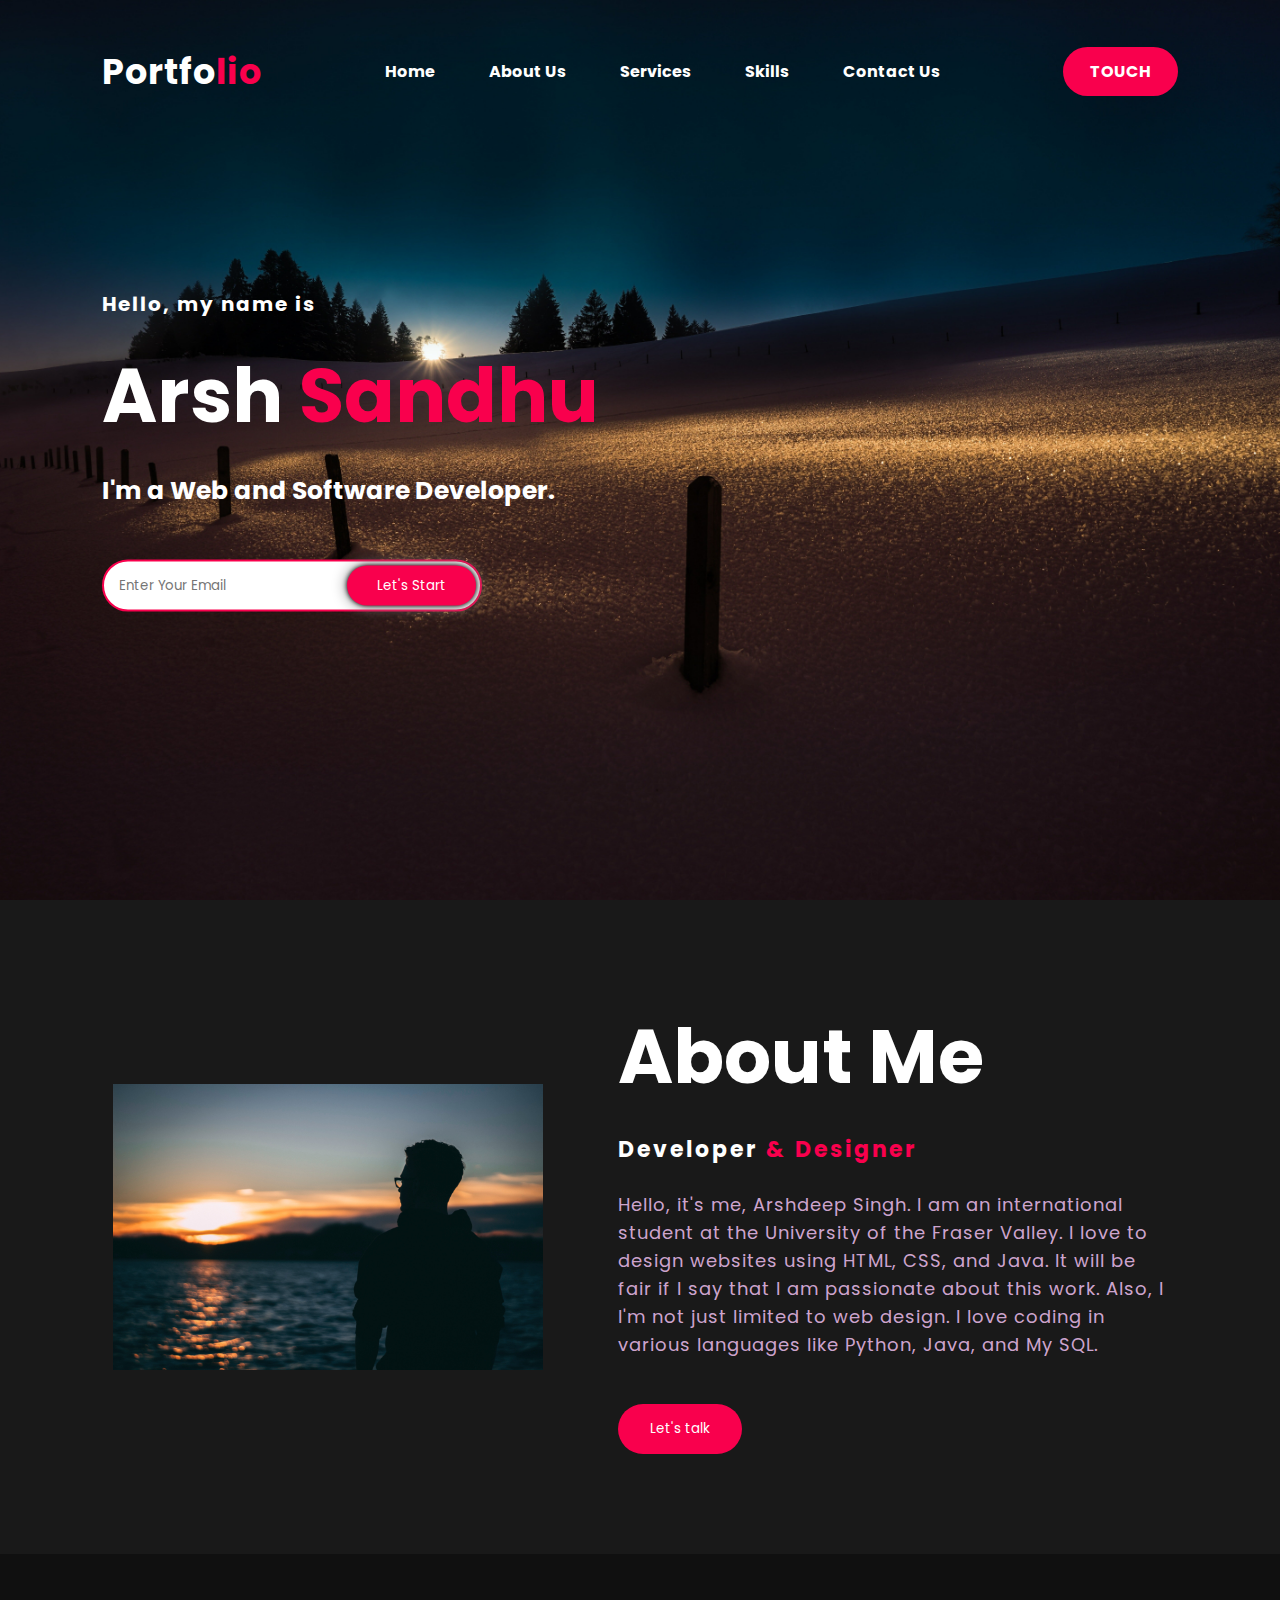
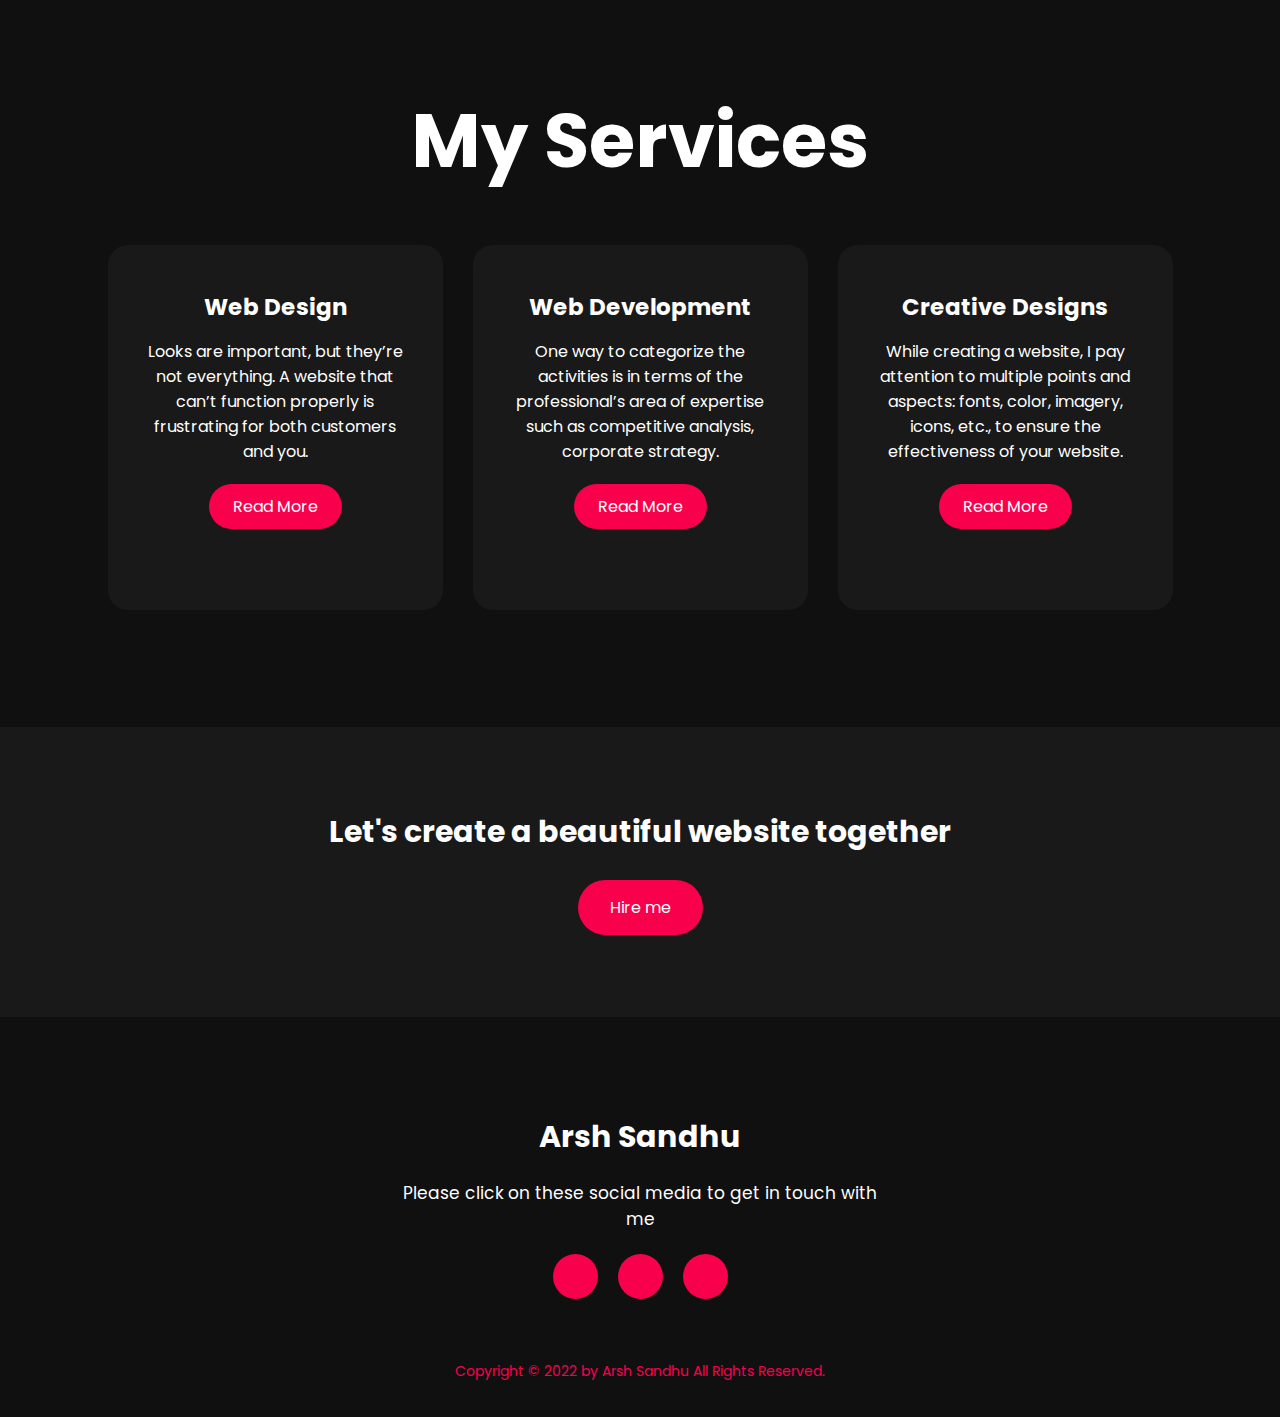
<file: Portfolio_2/index.html>
<!DOCTYPE html>
<html>
<head>
	
	<title>Portfolio Website</title>

	<link rel="stylesheet" type="text/css" href="css/style.css">

  <link rel="preconnect" href="https://fonts.googleapis.com">
  <link rel="preconnect" href="https://fonts.gstatic.com" crossorigin>
  <link href="https://fonts.googleapis.com/css2?family=Poppins:wght@300;400;500;600;700;800;900&display=swap" rel="stylesheet">
  <link rel="stylesheet" href="https://cdnjs.cloudflare.com/ajax/libs/font-awesome/6.2.0/css/all.min.css" integrity="sha512-xh6O/CkQoPOWDdYTDqeRdPCVd1SpvCA9XXcUnZS2FmJNp1coAFzvtCN9BmamE+4aHK8yyUHUSCcJHgXloTyT2A==" crossorigin="anonymous" referrerpolicy="no-referrer" />
</head>
<body>
    <div class= "hero">
        <nav>
            <h2 class = "logo">Portfo<span>lio</span></h2>
            <ul>
                <li><a href="">Home</a></li>
                <li><a href="">About Us</a></li>
                <li><a href="">Services</a></li>
                <li><a href="">Skills</a></li>
                <li><a href="">Contact Us</a></li>
             
            </ul>
            <a href="https://wa.link/wxp4ar" class="btn">TOUCH</a>
        </nav>
  
     <div class="content">
        <h4>Hello, my name is</h4>
        <h1>Arsh <span>Sandhu</span></h1>
        <h3>I'm a Web and Software Developer.</h3>

      <div class="letter">
        <form>
            <input type="email" name="email" id = "Sarshdp@gmail.com" placeholder="Enter Your Email">
            <input type="submit" name="submit" value="Let's Start">
        </form>
      </div>
     </div>   
    </div>
    <section class="about">
        <div class="main">
            <img src="img/background1.jpg">
            <div class="about-text">
                <h2>About Me</h2>
                <h5>Developer <span>& Designer</span></h5>
                <p>Hello, it's me, Arshdeep Singh. I am an international student at the University of the Fraser Valley. I love to
                    design websites using HTML, CSS, and Java. It will be fair if I say that I am passionate about this work. Also, I
                    I'm not just limited to web design. I love coding in various languages like Python, Java, and My SQL.
                </p>
                     <button type= "button">Let's talk</button>
            </div>
        </div>
           
       
    </section>
    <div class="service">
        <div class="title">
            <h2>My Services</h2>
        </div>
        <div class="box">
            <div class="card">
            <i class="fas fa-bars"></i>
            <h5>Web Design</h5>
              <div class="pra">
                <p>Looks are important, but they’re not everything. A website that can’t function properly is frustrating for both customers and you.</p>
                  
                    <p style = "text-align: center;">
                        <a class="button" href="#">Read More</a>
                    </p>
              </div>
            </div>
            <div class="card">
                <i class="far fa-user"></i>   
                <h5>Web Development</h5>
                  <div class="pra">
                    <p>One way to categorize the activities is in terms of the professional’s area of expertise such as competitive analysis, corporate strategy.</p>
                     
                        <p style = "text-align: center;">
                            <a class="button" href="#">Read More</a>
                        </p>
                  </div>
                </div>
                <div class="card">
                     <i class="fa-regular fa-bell"></i>
                    <h5>Creative Designs</h5>
                      <div class="pra">
                        <p>While creating a website, I pay attention to multiple points and aspects: fonts, color, imagery, icons, etc., to ensure the effectiveness of your website.</p>
                          
                            <p style = "text-align: center;">
                                <a class="button" href="#">Read More</a>
                            </p>
                      </div>
                    </div>
        </div>
    </div>
    <div class="contact">
        <p>Let's create a beautiful website together</p>
        <a class="button2" href="#">Hire me</a>
    </div>
    <footer>
        <p>Arsh Sandhu</p>
        <p>Please click on these social media to get in touch with me</p>
      
        <div class="social">
            <a href="https://www.instagram.com/arsh.sandhu99/"><i class="fa-brands fa-instagram"></i></a>
            <a href="https://wa.link/wxp4ar"><i class="fa-brands fa-whatsapp"></i></a>
            <a href="https://www.linkedin.com/in/arshdeep-singh-1a1674250"><i class="fa-brands fa-linkedin"></i></a>
        </div>
        <p class="end">Copyright © 2022 by Arsh Sandhu All Rights Reserved.</p>
    </footer>

 </body>
 </html>
</file>
<file: Portfolio_2/css/style.css>
*{
	padding: 0;
	margin: 0;
	box-sizing: border-box;
	font-family: 'Poppins', sans-serif;
	scroll-behavior: smooth;
}
.hero{
    height:100vh;
    width: 100%;
    background-image: url(../img/background.jpg);
    background-size: cover;
	background-position: center;
}

nav{
    display: flex;
    align-items:center;
    justify-content: space-between;
    padding-top: 45px;
    padding-left:8%;
    padding-right:8%;
}
.logo{
    color: white;
    font-size: 35px;
    letter-spacing: 1px;
    cursor: pointer;

}
span{
    color: #f9004d;
}
nav ul li{
    list-style-type: none;
    display: inline-block;
    padding: 10px 25px;
}
nav ul a{
    color: white;
    text-decoration: none;
    font-weight:bold;
    text-transform: capitalize;

}

nav ul a:hover{
    color: #f9004d;
    transition: .4s;
}
.btn{
    background-color:#f9004d;
    color: white;
    text-decoration: none;
    border: 2px solid transparent;
    font-weight: bold;
    padding: 10px 25px;
    border-radius: 30px;
   
}
.btn:hover{
    transform: scale(1.2);
    transition: .3s; 
  
}
.content{
    position: absolute;
    top: 50%;
    left: 8%;
    transform: translateY(-50%);
}
h1{
    color: white;
    margin: 20px 0px 20px;
    font-size: 75px;
}
h3{
    color: white;
    font-size: 25px;
    margin-bottom: 50px;
}

h4{
    color: white;
    letter-spacing: 2px;
    font-size: 20px;

}

.letter form{
    width:380px;
    max-width:100%;
    position: relative;
   

}
.letter form input:first-child{
    display: inline-block;
    width:100%;
    padding: 14px 130px 14px 15px;
    border: 2px solid #f9004d;
    outline: none;
    border-radius: 30px;

}
.letter form input:last-child{
    display: inline-block;
    position: absolute;
    padding: 10px 30px;
    border: none;
    outline: none;
    border-radius: 30px;
    background-color: #f9004d;
    color: white;
    box-shadow: 0px 0px 5px #000, 0px 0px 15px #858585;
    top: 6px;
    right: 6px;
    
}
.about{
    width: 100%;
    padding: 100px 0px;
    background-color:  #191919;
}
.about img{
   
    height: auto;
    width: 430px;
}
.about-text{
    width:550px;}

.main{
    width: 1130px;
    max-width:95%;
    margin: 0 auto;
    display:flex;
    align-items: center;
    justify-content: space-around;
}
.about-text h2{
    color:white;
    font-size:75px;
    text-transform:capitalize;
    margin-bottom:20px;
}
.about-text h5{
    color:white;
    font-size:22px;
    text-transform:capitalize;
    margin-bottom:25px;
    letter-spacing:3px;
}
.about-text p{
    color: #fcfc;
    letter-spacing: 1px;
    font-size:18px;
    line-height: 28px;
    margin-bottom:45px;
}
button{
    background-color: #f9004d;
    color: white;
    text-decoration: none;
    border: 2px solid transparent;
    padding: 13px 30px;
    border-radius: 30px;
    transition: .4s;
}
button:hover{
    background-color: transparent;
    border: 2px solid #f9004d;
    cursor: pointer;

}
.service{
    background-color: #101010;
    width: 100%;
    padding: 100px 0px;
}
.title h2{
    color:white;
    font-size:75px;
    width:1130px;
    margin: 30px auto;
    text-align:center;
}
.box{
    display: flex;
    justify-content:center;
    align-items: center;
    min-height:400px;
}
.card{
    height:365px;
    width: 335px;
    padding: 20px 35px;
    background: #191919;
    border-radius: 20px;
    margin: 15px;
    position: relative;
    text-align:center;
    overflow: hidden;
}
.card i{
    font-size:50px;
    display: block;
    text-align:center;
    margin: 25px 0px;
    color: #f9004d;
}
h5{
    color: white;
    font-size:23px;
    margin-bottom: 15px;
}
.card .button{
    background-color: #f9004d;
    color: white;
    text-decoration: none;
    border: 2px solid transparent;
    padding: 9px 22px;
    border-radius: 30px;
    transition: .4s;

}
.card .button:hover{
    background-color: transparent;
    border: 2px solid #f9004d;
    cursor: pointer;
}
.pra p{
    margin-bottom:30px;
    color: white;
}
.contact{
    width: 100%;
    height: 290px;
    background: #191919;
    display: flex;
    align-items:center;
    flex-direction: column;
    justify-content: center;

}
.contact p{
    color:white;
    font-size: 30px;
    font-weight:bold;
    margin-bottom: 25px;

}
.contact .button2{
    background-color: #f9004d;
    color: white;
    text-decoration: none;
    border: 2px solid transparent;
    padding: 13px 30px;
    border-radius: 30px;
    transition: .4s;

}
.contact .button2:hover{
    background-color: transparent;
    border: 2px solid #f9004d;
    cursor: pointer;
}
footer{
    position: relative;
    width: 100%;
    height: 400px;
    background: #101010;
    display: flex;
    align-items:center;
    flex-direction: column;
    justify-content: center;

}
footer p:nth-child(1){
    font-size:30px;
    color:white;
    margin-bottom:20px;
    font-weight:bold;
    
}
footer p:nth-child(2){
    color:white;
    font-size:17px;
    width:500px;
    text-align:center;
    line-height:26px;
}
.social{
    display:flex;
}
.social a{
    width:45px;
    height:45px;
    display:flex;
    align-items:center;
    justify-content:center;
    background: #f9004d;
    border-radius:50%;
    margin: 22px 10px;
    color:white;
    text-decoration:none;
}

.social a:hover{
    transform: scale(1.3);
    transition: .3s;

}
.end{
    position: absolute;
    color: #f9004d;
    font-size:14px;
    bottom: 35px;
}
</file>
